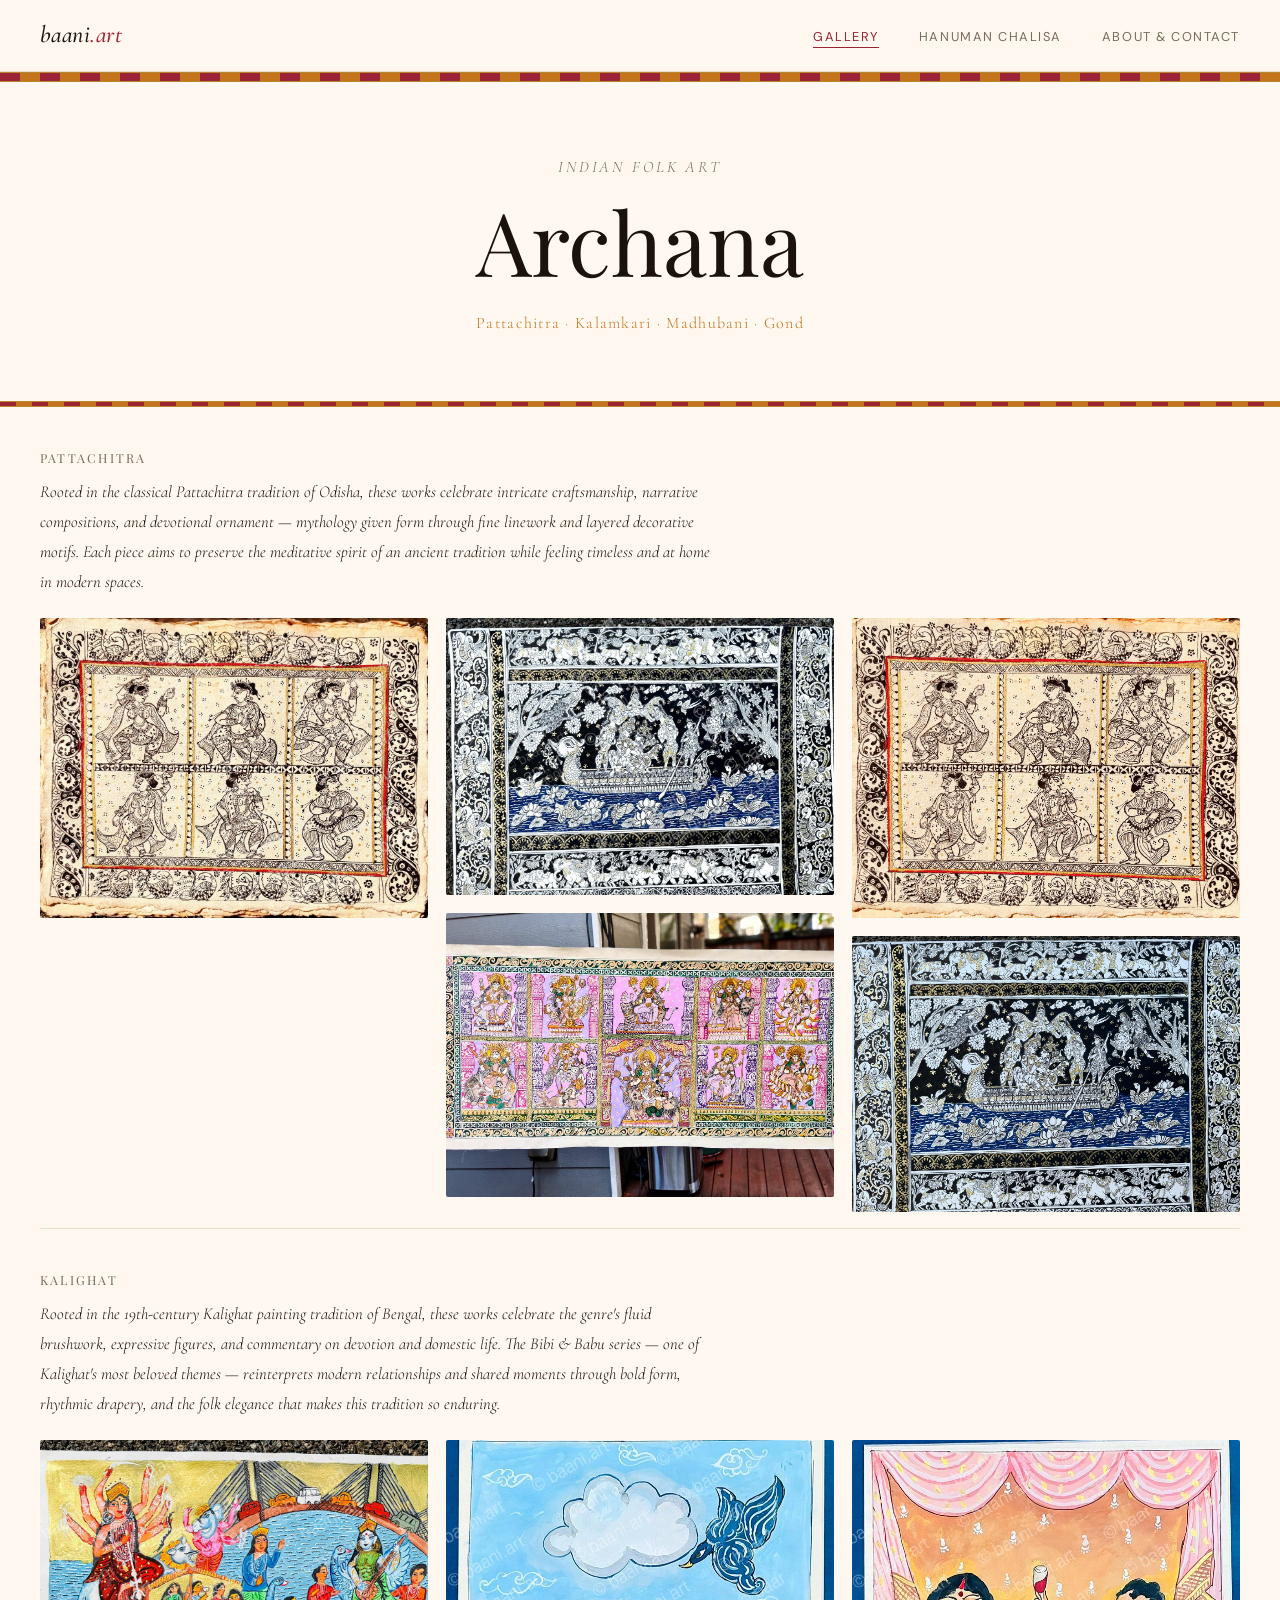
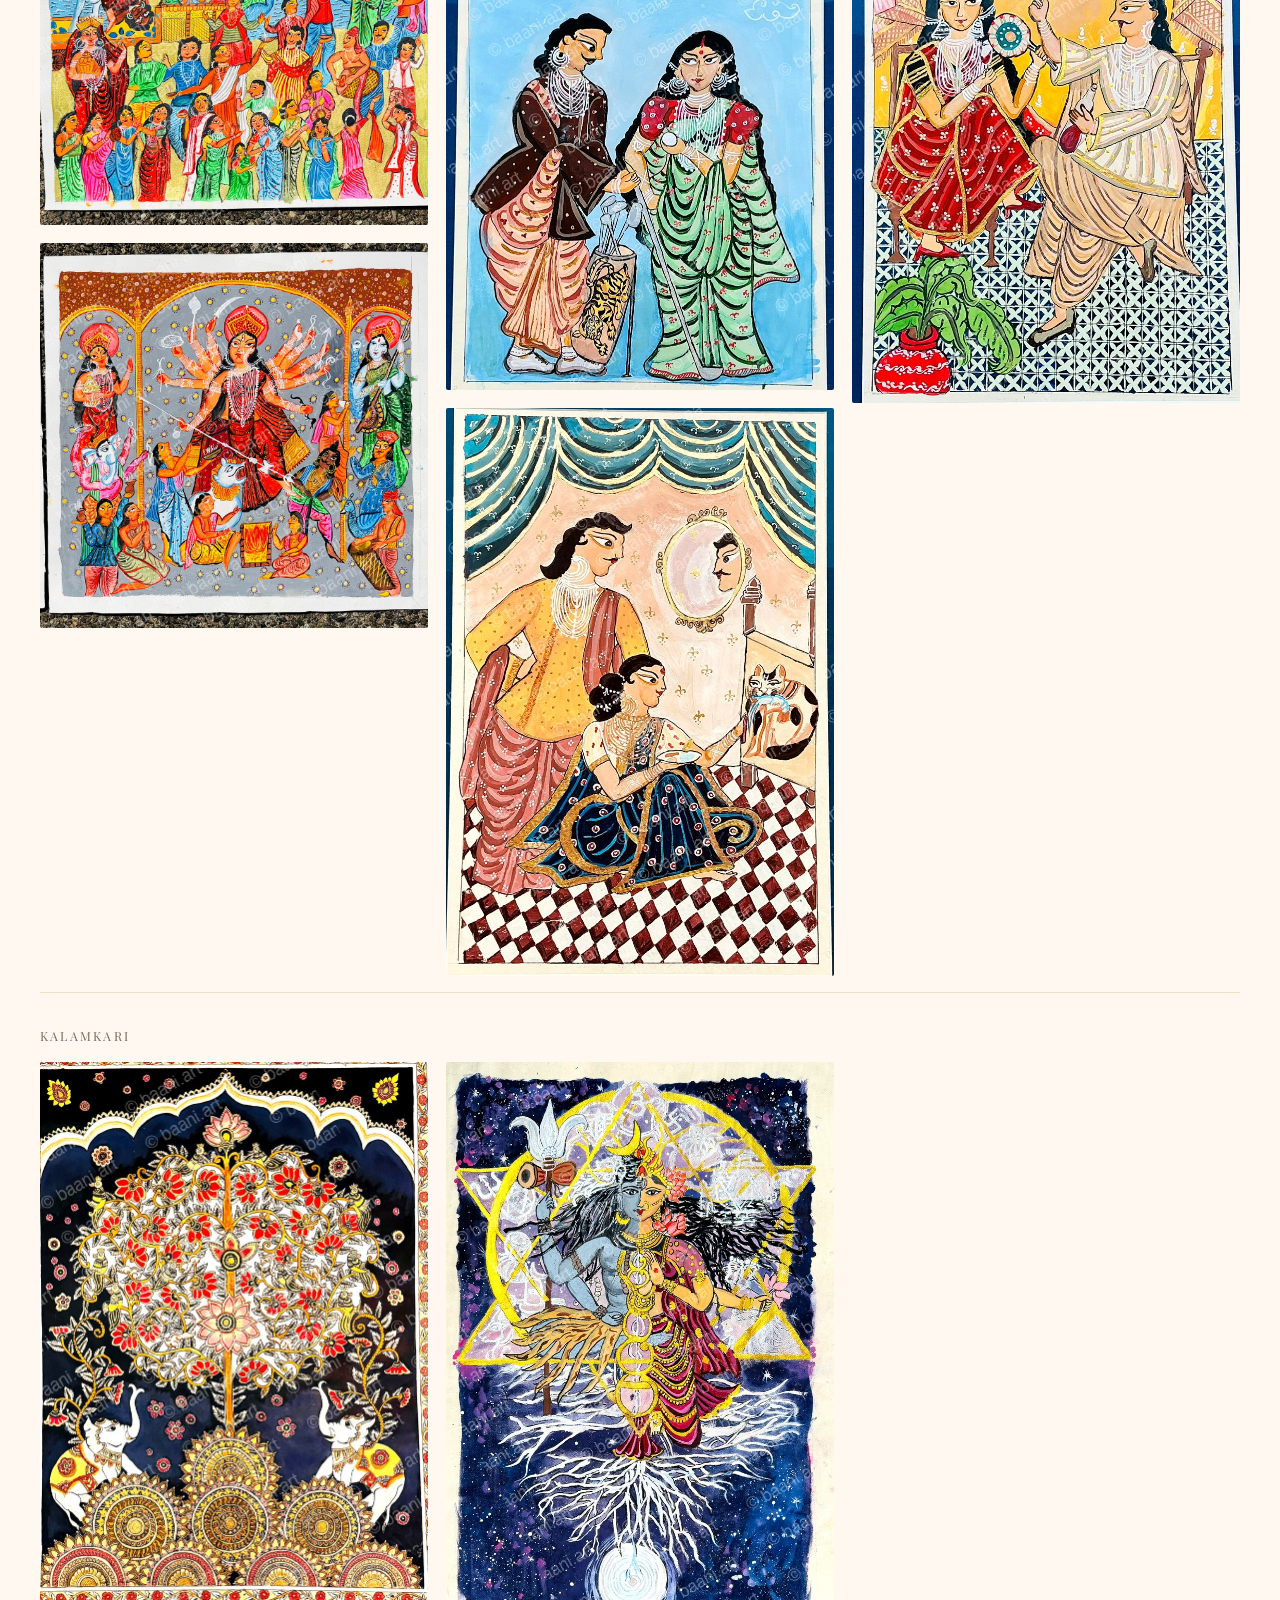
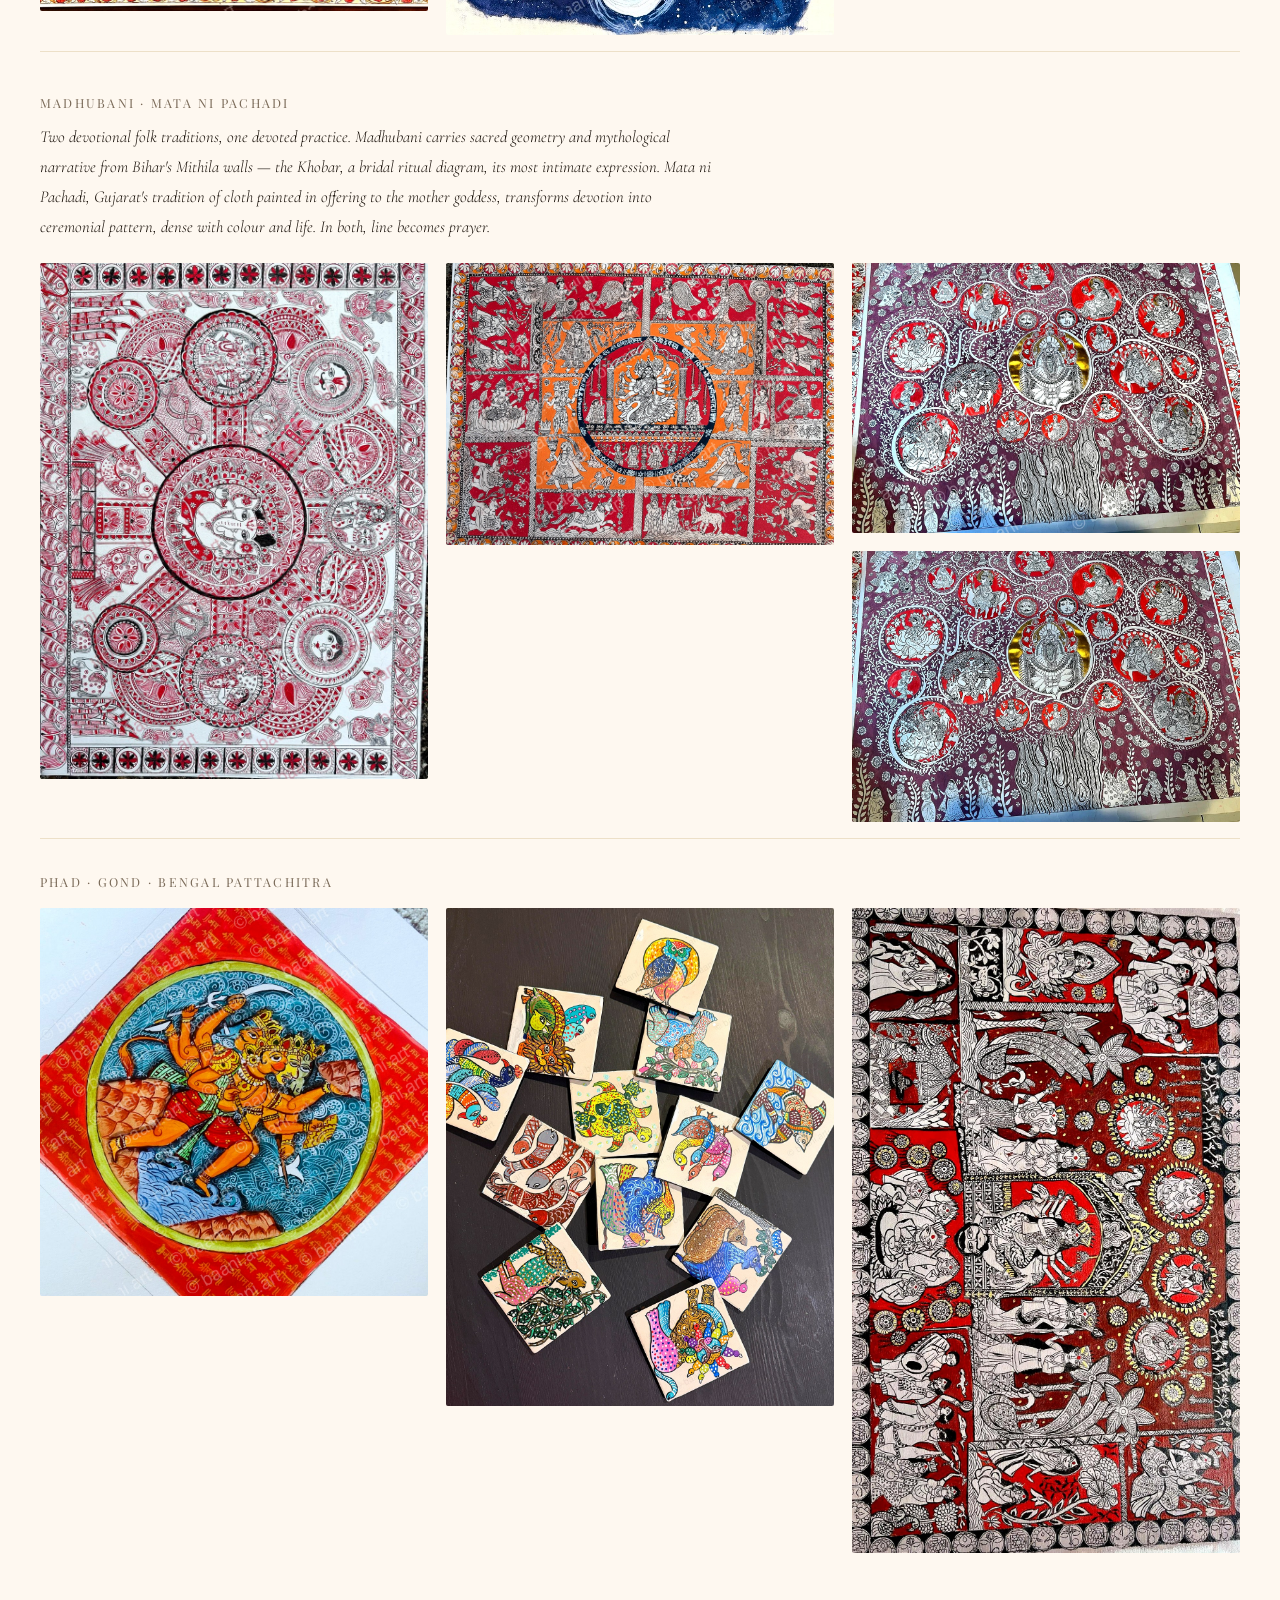
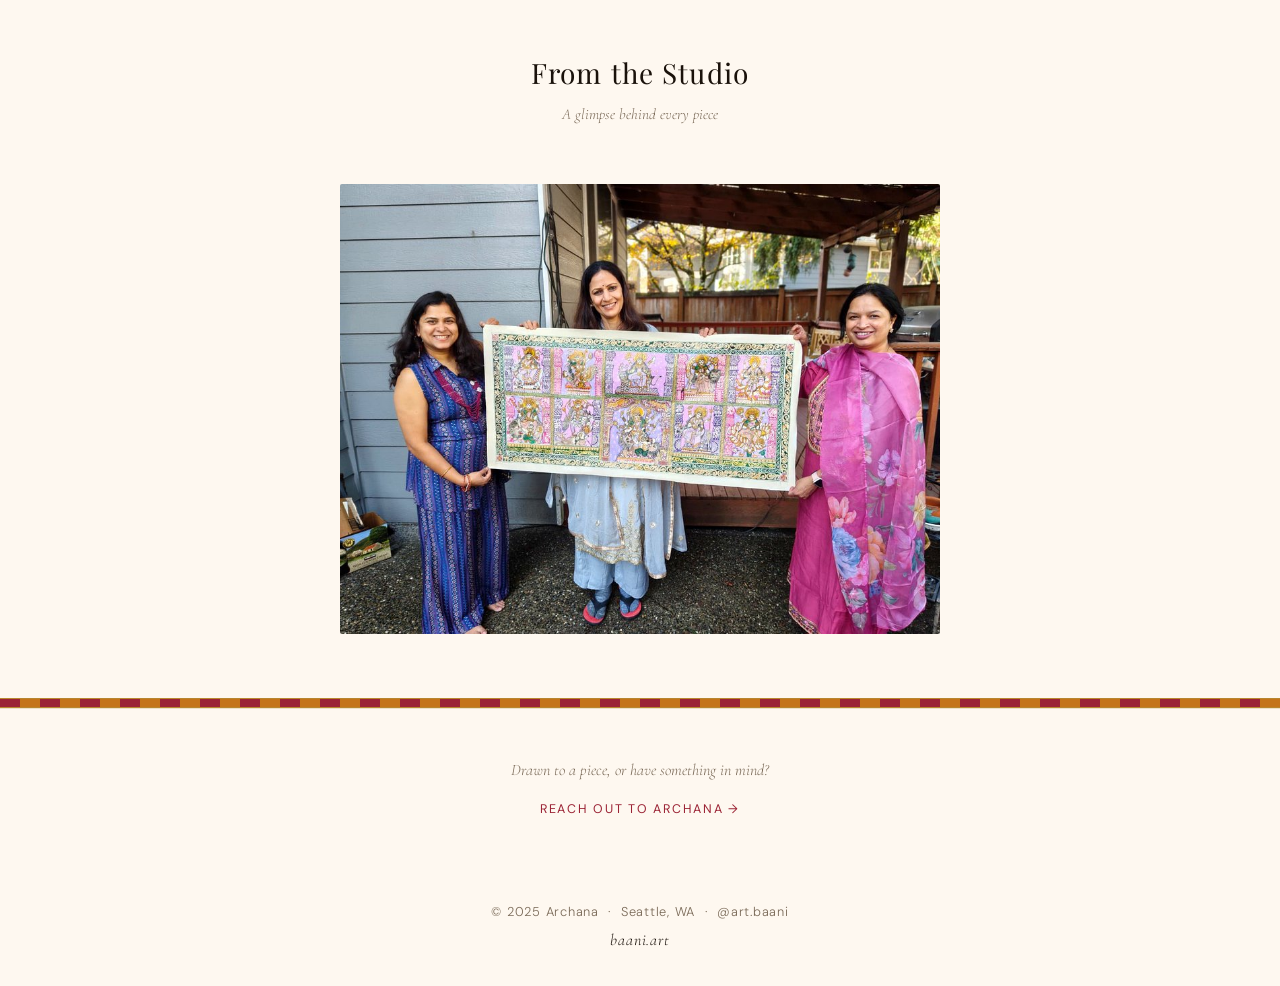
<file: index.html>
<!DOCTYPE html>
<html lang="en">
<head>
  <meta charset="UTF-8">
  <meta name="viewport" content="width=device-width, initial-scale=1.0">
  <title>baani.art — Indian Folk Art by Archana</title>
  <meta name="description" content="Original Indian folk art by Archana — Pattachitra, Kalamkari, Madhubani, and Gond paintings, handcrafted in a home studio in Seattle, WA.">
  <link rel="canonical" href="https://baani.art/">

  <!-- Open Graph / social sharing -->
  <meta property="og:type"        content="website">
  <meta property="og:url"         content="https://baani.art/">
  <meta property="og:title"       content="baani.art — Indian Folk Art by Archana">
  <meta property="og:description" content="Original Indian folk art — Pattachitra, Kalamkari, Madhubani, Gond, Kalighat and more. Commissions welcome. Based in Seattle, WA.">
  <meta property="og:image"       content="https://baani.art/images/kalamkari-tree-of-life.jpg">
  <meta name="twitter:card"       content="summary_large_image">

  <!-- Structured data: VisualArtist -->
  <script type="application/ld+json">
  {
    "@context": "https://schema.org",
    "@type": "VisualArtist",
    "name": "Archana",
    "url": "https://baani.art",
    "image": "https://baani.art/images/archana.jpg",
    "description": "Self-taught Indian folk artist working in Pattachitra, Kalamkari, Madhubani, Gond, Kalighat, and Phad traditions from her home studio in Seattle, WA.",
    "address": {
      "@type": "PostalAddress",
      "addressLocality": "Seattle",
      "addressRegion": "WA",
      "addressCountry": "US"
    },
    "sameAs": ["https://instagram.com/art.baani"],
    "knowsAbout": ["Pattachitra","Kalamkari","Madhubani","Gond Art","Kalighat","Phad Art","Mata ni Pachadi","Indian Folk Art"],
    "hasOfferCatalog": {
      "@type": "OfferCatalog",
      "name": "Original Paintings & Commissions",
      "description": "Original folk art paintings and custom commissions. Prices upon inquiry."
    }
  }
  </script>

  <link rel="preconnect" href="https://fonts.googleapis.com">
  <link rel="preconnect" href="https://fonts.gstatic.com" crossorigin>
  <link href="https://fonts.googleapis.com/css2?family=Cormorant+Garamond:ital,wght@0,400;0,500;1,400;1,500&family=Playfair+Display:ital,wght@0,400;0,600;1,400&family=DM+Sans:wght@300;400;500&display=swap" rel="stylesheet">
  <link rel="stylesheet" href="style.css">
</head>
<body>

  <!-- ── Nav ──────────────────────────────────────────────── -->
  <nav class="nav" role="navigation">
    <a href="index.html" class="nav-logo">baani<span>.art</span></a>
    <button class="nav-toggle" id="nav-toggle" aria-label="Toggle navigation" aria-expanded="false">
      <span></span><span></span><span></span>
    </button>
    <ul class="nav-links" id="nav-links" role="list">
      <li><a href="index.html" class="active">Gallery</a></li>
      <li><a href="book.html">Hanuman Chalisa</a></li>
      <li><a href="about.html">About &amp; Contact</a></li>
    </ul>
  </nav>
  <div class="folk-border"></div>

  <main>

    <!-- ── Hero ─────────────────────────────────────────────── -->
    <section class="hero">
      <p class="hero-label">Indian Folk Art</p>
      <h1 class="hero-name">Archana</h1>
      <p class="hero-styles">Pattachitra &middot; Kalamkari &middot; Madhubani &middot; Gond</p>
    </section>

    <div class="folk-border folk-border--thin"></div>

    <!-- ── Gallery ──────────────────────────────────────────── -->
    <section class="gallery" id="gallery" aria-label="Artwork gallery">

      <!-- ─ Pattachitra ──────────────────────────────────────── -->
      <div class="gallery-break">
        <h3 class="gallery-break__title">Pattachitra</h3>
        <p class="gallery-break__quote">Rooted in the classical Pattachitra tradition of Odisha, these works celebrate intricate craftsmanship, narrative compositions, and devotional ornament — mythology given form through fine linework and layered decorative motifs. Each piece aims to preserve the meditative spirit of an ancient tradition while feeling timeless and at home in modern spaces.</p>
      </div>

      <figure class="gallery-item" data-index="0" data-style="Pattachitra" data-medium="Handmade paper" tabindex="0" role="button" data-artwork-key="pattachitra-dancers" aria-label="View Pattachitra dancers">
        <img src="images/pattachitra-dancers.jpg" alt="Odisha Pattachitra — six classical dancers on handmade paper">
        <div class="overlay"><span class="overlay-text">Pattachitra</span><span class="overlay-medium">Handmade paper</span></div>
      </figure>

      <figure class="gallery-item" data-index="1" data-style="Pattachitra" data-medium="Handmade paper" tabindex="0" role="button" data-artwork-key="pattachitra-boat" aria-label="View Pattachitra boat scene">
        <img src="images/pattachitra-boat.jpg" alt="Odisha Pattachitra — Krishna boat scene on black with gold and white detail">
        <div class="overlay"><span class="overlay-text">Pattachitra</span><span class="overlay-medium">Handmade paper</span></div>
      </figure>

      <figure class="gallery-item" data-index="2" data-style="Pattachitra" data-medium="Canvas" tabindex="0" role="button" data-artwork-key="pattachitra-navdurga" aria-label="View Navdurga Pattachitra">
        <img src="images/navdurga-pattachitra.jpg" alt="Odisha Pattachitra — Navdurga, nine divine forms of the goddess in pink, lavender and gold on canvas">
        <div class="overlay"><span class="overlay-text">Pattachitra</span><span class="overlay-medium">Canvas</span></div>
      </figure>

      <figure class="gallery-item" data-index="3" data-style="Pattachitra" data-medium="Handmade paper" tabindex="0" role="button" data-artwork-key="pattachitra-nayika" aria-label="View Pattachitra nayika">
        <img src="images/pattachitra-nayika.jpg" alt="Odisha Pattachitra — six nayika figures in classical dance poses, ink on handmade paper">
        <div class="overlay"><span class="overlay-text">Pattachitra</span><span class="overlay-medium">Handmade paper</span></div>
      </figure>

      <figure class="gallery-item" data-index="4" data-style="Pattachitra" data-medium="Canvas" tabindex="0" role="button" data-artwork-key="pattachitra-boat-krishna" aria-label="View Pattachitra Krishna boat">
        <img src="images/pattachitra-boat-krishna.jpg" alt="Odisha Pattachitra — Krishna and gopis on a divine boat, silver and gold on midnight blue canvas">
        <div class="overlay"><span class="overlay-text">Pattachitra</span><span class="overlay-medium">Canvas</span></div>
      </figure>

      <!-- ─ Kalighat ──────────────────────────────────────────── -->
      <div class="gallery-break">
        <h3 class="gallery-break__title">Kalighat</h3>
        <p class="gallery-break__quote">Rooted in the 19th-century Kalighat painting tradition of Bengal, these works celebrate the genre's fluid brushwork, expressive figures, and commentary on devotion and domestic life. The Bibi &amp; Babu series — one of Kalighat's most beloved themes — reinterprets modern relationships and shared moments through bold form, rhythmic drapery, and the folk elegance that makes this tradition so enduring.</p>
      </div>

      <figure class="gallery-item" data-index="6" data-style="Kalighat" data-medium="Watercolour paper" tabindex="0" role="button" data-artwork-key="kalighat-pujo" aria-label="View Kalighat Durga Puja">
        <img src="images/kalighat-pujo-bridge.jpg" alt="Kalighat — Grand Durga Puja procession with Howrah Bridge">
        <div class="overlay"><span class="overlay-text">Kalighat</span><span class="overlay-medium">Watercolour paper</span></div>
      </figure>

      <figure class="gallery-item" data-index="7" data-style="Kalighat" data-medium="Watercolour paper" tabindex="0" role="button" data-artwork-key="kalighat-durga" aria-label="View Kalighat Durga">
        <img src="images/kalighat-durga-grey.jpg" alt="Kalighat — Durga Mahishasura Mardini on grey, devotional scene">
        <div class="overlay"><span class="overlay-text">Kalighat</span><span class="overlay-medium">Watercolour paper</span></div>
      </figure>

      <figure class="gallery-item" data-index="8" data-style="Kalighat" data-medium="Handmade paper" tabindex="0" role="button" data-artwork-key="kalighat-bb-outing" aria-label="View Kalighat Bibi Babu outing">
        <img src="images/kalighat-bibi-babu-outing.jpg" alt="Kalighat Bibi Babu — couple on an outing, blue sky and peacock bird">
        <div class="overlay"><span class="overlay-text">Kalighat</span><span class="overlay-medium">Handmade paper</span></div>
      </figure>

      <figure class="gallery-item" data-index="9" data-style="Kalighat" data-medium="Handmade paper" tabindex="0" role="button" data-artwork-key="kalighat-bb-mirror" aria-label="View Kalighat Bibi Babu mirror">
        <img src="images/kalighat-bibi-babu-mirror.jpg" alt="Kalighat Bibi Babu — interior scene with mirror, cat and checkered floor">
        <div class="overlay"><span class="overlay-text">Kalighat</span><span class="overlay-medium">Handmade paper</span></div>
      </figure>

      <figure class="gallery-item" data-index="10" data-style="Kalighat" data-medium="Handmade paper" tabindex="0" role="button" data-artwork-key="kalighat-bb-wine" aria-label="View Kalighat Bibi Babu wine">
        <img src="images/kalighat-bibi-babu-wine.jpg" alt="Kalighat Bibi Babu — couple sharing wine, warm saffron interior">
        <div class="overlay"><span class="overlay-text">Kalighat</span><span class="overlay-medium">Handmade paper</span></div>
      </figure>

      <!-- ─ Kalamkari ─────────────────────────────────────────── -->
      <div class="gallery-break gallery-break--minimal">
        <h3 class="gallery-break__title">Kalamkari</h3>
      </div>

      <figure class="gallery-item" data-index="11" data-style="Kalamkari" data-medium="Canvas" tabindex="0" role="button" data-artwork-key="kalamkari-tree" aria-label="View Kalamkari Tree of Life">
        <img src="images/kalamkari-tree-of-life.jpg" alt="Kalamkari — Tree of Life with twin elephants, red florals and gold on deep navy">
        <div class="overlay"><span class="overlay-text">Kalamkari</span><span class="overlay-medium">Canvas</span></div>
      </figure>

      <figure class="gallery-item" data-index="12" data-style="Kalamkari" data-medium="Handmade paper" tabindex="0" role="button" data-artwork-key="kalamkari-shiv-shakti" aria-label="View Kalamkari Shiv Shakti">
        <img src="images/shiv-shakti.jpg" alt="Kalamkari — Shiv Shakti, Ardhanarishvara with chakras and cosmic roots on handmade paper">
        <div class="overlay"><span class="overlay-text">Kalamkari</span><span class="overlay-medium">Handmade paper</span></div>
      </figure>

      <!-- ─ Madhubani &amp; Mata ni Pachadi ────────────────────── -->
      <div class="gallery-break">
        <h3 class="gallery-break__title">Madhubani &middot; Mata ni Pachadi</h3>
        <p class="gallery-break__quote">Two devotional folk traditions, one devoted practice. Madhubani carries sacred geometry and mythological narrative from Bihar's Mithila walls — the Khobar, a bridal ritual diagram, its most intimate expression. Mata ni Pachadi, Gujarat's tradition of cloth painted in offering to the mother goddess, transforms devotion into ceremonial pattern, dense with colour and life. In both, line becomes prayer.</p>
      </div>

      <figure class="gallery-item" data-index="13" data-style="Madhubani" data-medium="Watercolour paper" tabindex="0" role="button" data-artwork-key="madhubani-khobar" aria-label="View Madhubani Khobar">
        <img src="images/madhubani-khobar.jpg" alt="Madhubani Khobar — intricate geometric mandala in vermilion and black on watercolour paper">
        <div class="overlay"><span class="overlay-text">Madhubani</span><span class="overlay-medium">Watercolour paper</span></div>
      </figure>

      <figure class="gallery-item" data-index="14" data-style="Mata ni Pachadi" data-medium="Handmade paper" tabindex="0" role="button" data-artwork-key="mata-pachadi-1" aria-label="View Mata ni Pachadi">
        <img src="images/madhubani-mara-ni-pachadi-1.jpg" alt="Mata ni Pachadi — radiant orange and red circular mandala on handmade paper">
        <div class="overlay"><span class="overlay-text">Mata ni Pachadi</span><span class="overlay-medium">Handmade paper</span></div>
      </figure>

      <figure class="gallery-item" data-index="15" data-style="Mata ni Pachadi" data-medium="Mix media paper" tabindex="0" role="button" data-artwork-key="mata-pachadi-2" aria-label="View Mata ni Pachadi">
        <img src="images/madhubani-mara-ni-pachadi-2.jpg" alt="Mata ni Pachadi — deep maroon tree of life with deity medallions on mix media paper">
        <div class="overlay"><span class="overlay-text">Mata ni Pachadi</span><span class="overlay-medium">Mix media paper</span></div>
      </figure>

      <figure class="gallery-item" data-index="16" data-style="Mata ni Pachadi" data-medium="Canvas" tabindex="0" role="button" data-artwork-key="mata-pachadi-3" aria-label="View Mata ni Pachadi deity tree">
        <img src="images/mata-ni-pachadi-deity-circles.jpg" alt="Mata ni Pachadi — tree of deities with circular medallions in silver on deep crimson canvas">
        <div class="overlay"><span class="overlay-text">Mata ni Pachadi</span><span class="overlay-medium">Canvas</span></div>
      </figure>

      <!-- ─ Phad Art · Gond · Bengal ───────────────────────────── -->
      <div class="gallery-break gallery-break--minimal">
        <h3 class="gallery-break__title">Phad &middot; Gond &middot; Bengal Pattachitra</h3>
      </div>

      <figure class="gallery-item" data-index="17" data-style="Phad Art" data-medium="Mix media paper" tabindex="0" role="button" data-artwork-key="phad-hanuman" aria-label="View Phad Art Panchamukhi Hanuman">
        <img src="images/phad-panchamukhi-hanuman.jpg" alt="Phad Art — Panchamukhi Hanuman five-faced deity in a red diamond circle, mix media paper">
        <div class="overlay"><span class="overlay-text">Phad Art</span><span class="overlay-medium">Mix media paper</span></div>
      </figure>

      <figure class="gallery-item" data-index="18" data-style="Gond Art" data-medium="Ceramic tile" tabindex="0" role="button" data-artwork-key="gond-coasters" aria-label="View Gond Art coasters">
        <img src="images/gond-coasters.jpg" alt="Gond Art — set of hand-painted ceramic coasters, each a different creature in vibrant rhythmic pattern">
        <div class="overlay"><span class="overlay-text">Gond Art</span><span class="overlay-medium">Ceramic tile</span></div>
      </figure>

      <figure class="gallery-item" data-index="19" data-style="Bengal Pattachitra" data-medium="Canvas" tabindex="0" role="button" data-artwork-key="bengal-pattachitra" aria-label="View Bengal Pattachitra">
        <img src="images/bengal-pattachitra.jpg" alt="Bengal Pattachitra — mythological tableau in deep crimson, black and white with gold accents on canvas">
        <div class="overlay"><span class="overlay-text">Bengal Pattachitra</span><span class="overlay-medium">Canvas</span></div>
      </figure>

    </section>

    <!-- ── Studio Peek ──────────────────────────────────────── -->
    <section class="studio-peek">
      <div class="studio-peek__heading">
        <h2>From the Studio</h2>
        <p>A glimpse behind every piece</p>
      </div>
      <div class="studio-peek__grid">
        <img src="images/studio-community.jpg" alt="Archana sharing her Navdurga Pattachitra with friends in Seattle" class="studio-photo">
      </div>
    </section>

  </main>

  <div class="folk-border"></div>

  <!-- ── Subtle contact nudge ─────────────────────────────── -->
  <section class="home-cta">
    <p>Drawn to a piece, or have something in mind?</p>
    <a href="about.html#contact" class="home-cta__link">Reach out to Archana <span aria-hidden="true">→</span></a>
  </section>

  <footer>
    <p>© 2025 Archana &nbsp;&middot;&nbsp; Seattle, WA &nbsp;&middot;&nbsp; <a href="https://instagram.com/art.baani" target="_blank" rel="noopener">@art.baani</a></p>
    <p class="footer-domain">baani.art</p>
  </footer>

  <!-- ── Lightbox ──────────────────────────────────────────── -->
  <div class="lightbox" id="lightbox" role="dialog" aria-modal="true" aria-label="Artwork viewer">
    <button class="lightbox-close" id="lightbox-close" aria-label="Close">✕</button>
    <button class="lightbox-nav lightbox-prev" id="lightbox-prev" aria-label="Previous">&#8249;</button>
    <div class="lightbox-inner" id="lightbox-inner"></div>
    <button class="lightbox-nav lightbox-next" id="lightbox-next" aria-label="Next">&#8250;</button>
    <div class="lightbox-footer">
      <p class="lightbox-caption" id="lightbox-caption"></p>
      <a href="about.html#contact" class="lightbox-inquire" id="lightbox-inquire">Inquire to Purchase →</a>
    </div>
  </div>

  <script src="script.js"></script>
</body>
</html>
</file>
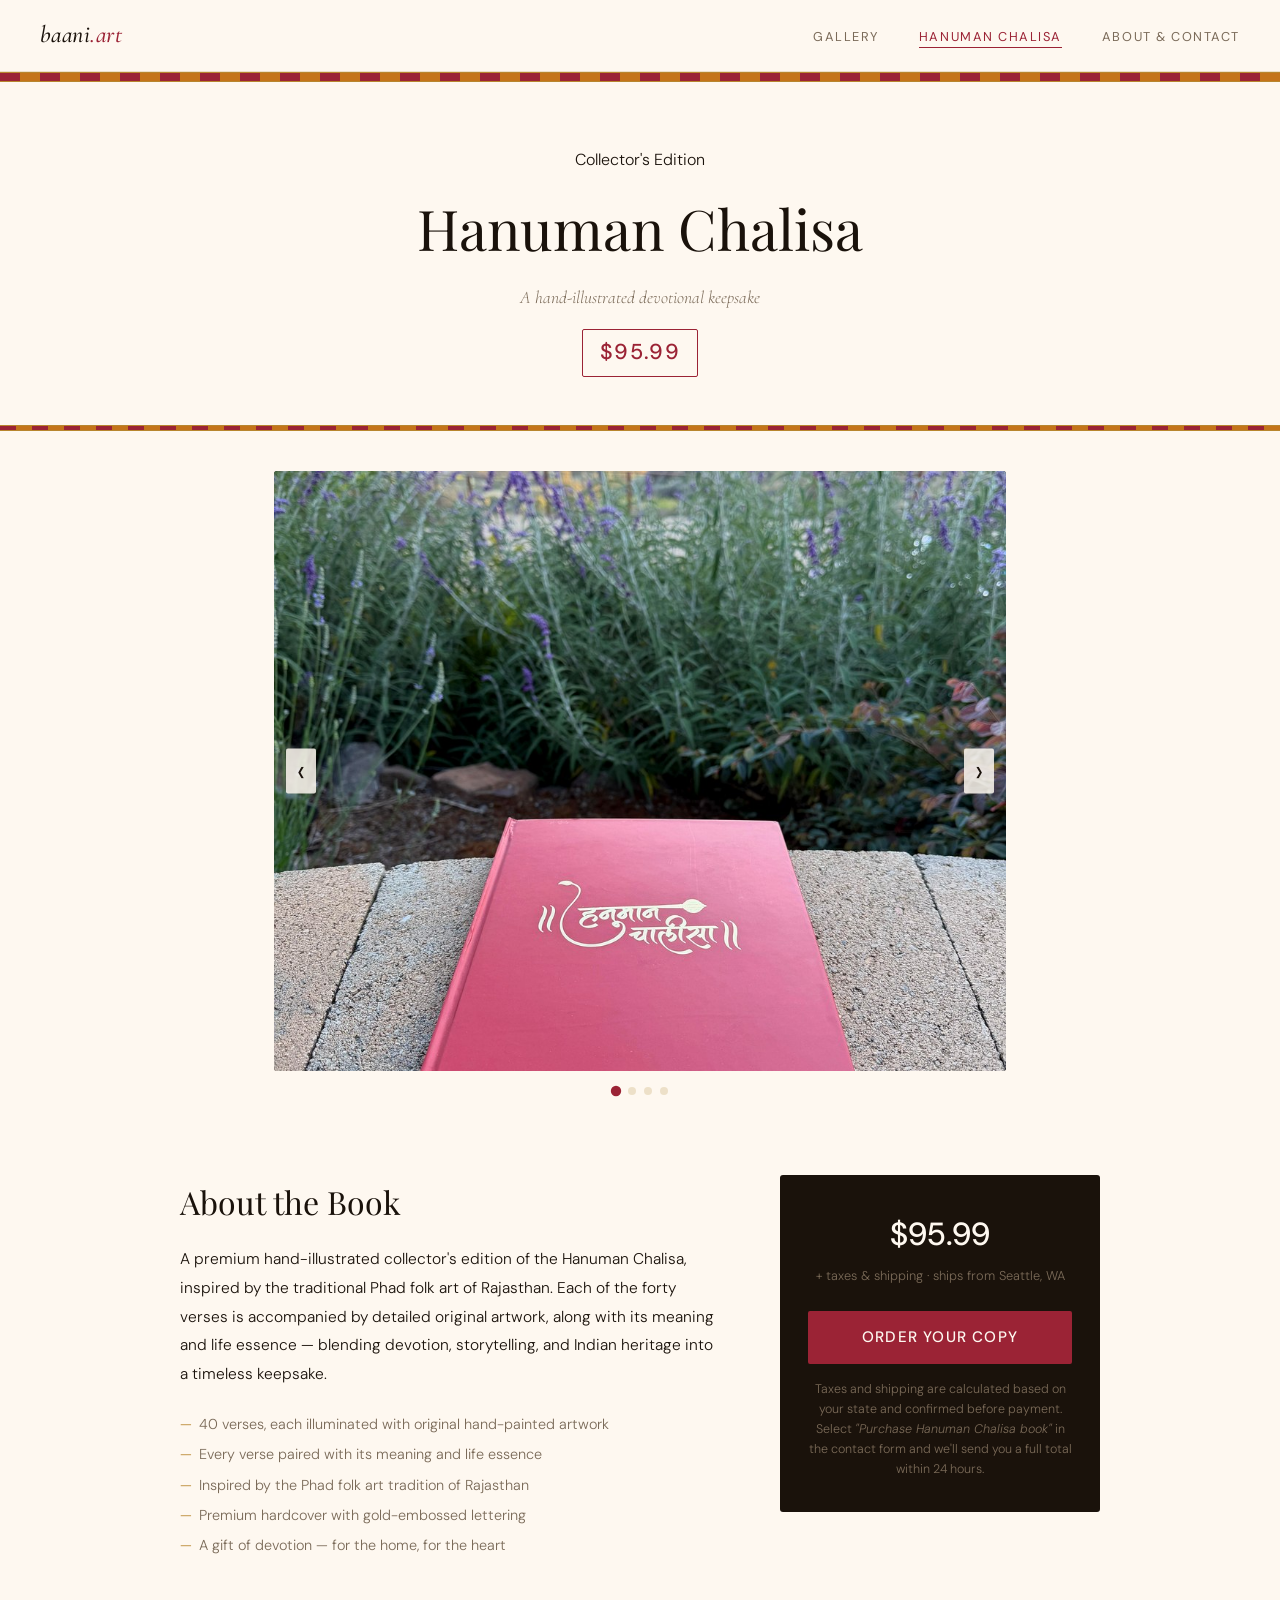
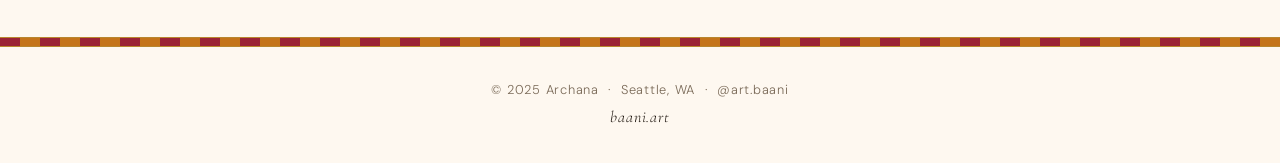
<file: book.html>
<!DOCTYPE html>
<html lang="en">
<head>
  <meta charset="UTF-8">
  <meta name="viewport" content="width=device-width, initial-scale=1.0">
  <title>Hanuman Chalisa — Hand-illustrated Collector's Edition | baani.art</title>
  <meta name="description" content="A premium hand-illustrated collector's edition of the Hanuman Chalisa inspired by Phad folk art. Each of the 40 verses is accompanied by original artwork, meaning, and life essence. $95.99.">
  <link rel="canonical" href="https://baani.art/book">

  <!-- Open Graph -->
  <meta property="og:type"        content="product">
  <meta property="og:url"         content="https://baani.art/book">
  <meta property="og:title"       content="Hanuman Chalisa — Hand-illustrated Collector's Edition">
  <meta property="og:description" content="Premium hardcover with 40 hand-painted verses in the Phad folk art tradition. Each verse includes meaning and life essence. $95.99 + shipping.">
  <meta property="og:image"       content="https://baani.art/images/book-cover-wall.jpg">
  <meta name="twitter:card"       content="summary_large_image">

  <!-- Structured data: Book product -->
  <script type="application/ld+json">
  {
    "@context": "https://schema.org",
    "@type": "Book",
    "name": "Hanuman Chalisa — Hand-illustrated Collector's Edition",
    "url": "https://baani.art/book",
    "image": "https://baani.art/images/book-cover-wall.jpg",
    "description": "A premium hand-illustrated collector's edition of the Hanuman Chalisa, inspired by traditional Phad folk art. Each verse is accompanied by detailed artwork, its meaning, and life essence.",
    "author": {
      "@type": "Person",
      "name": "Archana",
      "url": "https://baani.art"
    },
    "illustrator": {
      "@type": "Person",
      "name": "Archana"
    },
    "inLanguage": ["en", "hi"],
    "bookFormat": "Hardcover",
    "numberOfPages": 40,
    "offers": {
      "@type": "Offer",
      "price": "95.99",
      "priceCurrency": "USD",
      "availability": "https://schema.org/InStock",
      "seller": { "@type": "Person", "name": "Archana", "url": "https://baani.art" }
    }
  }
  </script>

  <link rel="preconnect" href="https://fonts.googleapis.com">
  <link rel="preconnect" href="https://fonts.gstatic.com" crossorigin>
  <link href="https://fonts.googleapis.com/css2?family=Cormorant+Garamond:ital,wght@0,400;0,500;1,400;1,500&family=Playfair+Display:ital,wght@0,400;0,600;1,400&family=DM+Sans:wght@300;400;500&display=swap" rel="stylesheet">
  <link rel="stylesheet" href="style.css">
</head>
<body>

  <!-- ── Nav ──────────────────────────────────────────────── -->
  <nav class="nav" role="navigation">
    <a href="index.html" class="nav-logo">baani<span>.art</span></a>
    <button class="nav-toggle" id="nav-toggle" aria-label="Toggle navigation" aria-expanded="false">
      <span></span><span></span><span></span>
    </button>
    <ul class="nav-links" id="nav-links" role="list">
      <li><a href="index.html">Gallery</a></li>
      <li><a href="book.html" class="active">Hanuman Chalisa</a></li>
      <li><a href="about.html">About &amp; Contact</a></li>
    </ul>
  </nav>
  <div class="folk-border"></div>

  <main>

    <!-- ── Book Hero ────────────────────────────────────────── -->
    <section class="book-hero">
      <p class="eyebrow">Collector's Edition</p>
      <h1 class="book-hero__title">Hanuman Chalisa</h1>
      <p class="book-hero__sub">A hand-illustrated devotional keepsake</p>
      <p class="book-hero__price">$95.99</p>
    </section>

    <div class="folk-border folk-border--thin"></div>

    <!-- ── Carousel ─────────────────────────────────────────── -->
    <section class="book-carousel-section" aria-label="Book preview">
      <div class="book-carousel" id="book-carousel">
        <div class="carousel-track" id="carousel-track">
          <div class="carousel-slide">
            <img src="images/book-cover-wall.jpg" alt="Hanuman Chalisa collector's edition — hardcover book on stone wall, lavender and hills at dusk">
          </div>
          <div class="carousel-slide">
            <img src="images/book-cover-vine.jpg" alt="Hanuman Chalisa — hand holding the crimson hardcover book in a vineyard under blue sky">
          </div>
          <div class="carousel-slide">
            <img src="images/book-interior-hanuman.jpg" alt="Interior spread — hand-painted Hanuman on a lotus, vibrant folk art in Phad style">
          </div>
          <div class="carousel-slide">
            <img src="images/book-interior-spread.jpg" alt="Interior spread — folk art illustrations alongside verse meaning and life essence in hand lettering">
          </div>
        </div>
        <button class="carousel-btn carousel-prev" id="carousel-prev" aria-label="Previous">&#8249;</button>
        <button class="carousel-btn carousel-next" id="carousel-next" aria-label="Next">&#8250;</button>
      </div>
      <div class="carousel-dots" id="carousel-dots" aria-label="Slide navigation">
        <button class="carousel-dot active" aria-label="Slide 1"></button>
        <button class="carousel-dot" aria-label="Slide 2"></button>
        <button class="carousel-dot" aria-label="Slide 3"></button>
        <button class="carousel-dot" aria-label="Slide 4"></button>
      </div>
    </section>

    <!-- ── Book Info ─────────────────────────────────────────── -->
    <section class="book-info">
      <div class="book-info__text">
        <h2>About the Book</h2>
        <p class="book-info__desc">
          A premium hand-illustrated collector's edition of the Hanuman Chalisa, inspired by the traditional Phad folk art of Rajasthan. Each of the forty verses is accompanied by detailed original artwork, along with its meaning and life essence — blending devotion, storytelling, and Indian heritage into a timeless keepsake.
        </p>
        <ul class="book-features">
          <li>40 verses, each illuminated with original hand-painted artwork</li>
          <li>Every verse paired with its meaning and life essence</li>
          <li>Inspired by the Phad folk art tradition of Rajasthan</li>
          <li>Premium hardcover with gold-embossed lettering</li>
          <li>A gift of devotion — for the home, for the heart</li>
        </ul>
      </div>
      <div class="book-info__cta">
        <p class="book-info__price-label">$95.99</p>
        <p class="book-info__shipping">+ taxes &amp; shipping · ships from Seattle, WA</p>
        <a href="about.html#contact" class="btn--book-order" id="book-order-btn">Order Your Copy</a>
        <p class="book-info__note">
          Taxes and shipping are calculated based on your state and confirmed before payment. Select <em>"Purchase Hanuman Chalisa book"</em> in the contact form and we'll send you a full total within 24 hours.
        </p>
      </div>
    </section>

  </main>

  <div class="folk-border"></div>
  <footer>
    <p>© 2025 Archana &nbsp;&middot;&nbsp; Seattle, WA &nbsp;&middot;&nbsp; <a href="https://instagram.com/art.baani" target="_blank" rel="noopener">@art.baani</a></p>
    <p class="footer-domain">baani.art</p>
  </footer>

  <script src="script.js"></script>
  <script>
    /* ── Book carousel ─────────────────────────────────────── */
    const track = document.getElementById('carousel-track');
    if (track) {
      const slides = track.querySelectorAll('.carousel-slide');
      const dots   = document.querySelectorAll('.carousel-dot');
      let current  = 0;
      let timer;

      function goTo(n) {
        current = ((n % slides.length) + slides.length) % slides.length;
        track.style.transform = `translateX(-${current * 100}%)`;
        dots.forEach((d, i) => d.classList.toggle('active', i === current));
      }

      function advance() { goTo(current + 1); }
      function resetTimer() { clearInterval(timer); timer = setInterval(advance, 5000); }

      document.getElementById('carousel-prev').addEventListener('click', () => { goTo(current - 1); resetTimer(); });
      document.getElementById('carousel-next').addEventListener('click', () => { goTo(current + 1); resetTimer(); });
      dots.forEach((d, i) => d.addEventListener('click', () => { goTo(i); resetTimer(); }));

      /* touch swipe */
      let tx = 0;
      track.addEventListener('touchstart', e => { tx = e.touches[0].clientX; }, { passive: true });
      track.addEventListener('touchend',   e => {
        const delta = e.changedTouches[0].clientX - tx;
        if (Math.abs(delta) > 40) { delta < 0 ? goTo(current + 1) : goTo(current - 1); resetTimer(); }
      }, { passive: true });

      timer = setInterval(advance, 5000);

      /* Pre-select book option if arriving from order button */
      document.getElementById('book-order-btn').addEventListener('click', () => {
        sessionStorage.setItem('contact-subject', 'book');
      });
    }
  </script>
</body>
</html>
</file>
<file: style.css>
@import url('https://fonts.googleapis.com/css2?family=Cormorant+Garamond:ital,wght@0,400;0,500;1,400;1,500&family=Playfair+Display:ital,wght@0,400;0,600;1,400&family=DM+Sans:wght@300;400;500&display=swap');

/* ─── Variables ─────────────────────────────────────────── */
:root {
  --parchment:     #FEF8F0;
  --parchment-mid: #EDE0C8;
  --crimson:       #9B2335;
  --saffron:       #C4741A;
  --gold:          #B8862E;
  --ink:           #1A120B;
  --muted:         #7A6A58;
  --cream:         #FFFDF8;

  --font-display: 'Cormorant Garamond', Georgia, serif;
  --font-heading: 'Playfair Display', Georgia, serif;
  --font-body:    'DM Sans', system-ui, sans-serif;

  --nav-h:  72px;
  --gap:    1.125rem;
  --radius: 2px;
}

/* ─── Reset ─────────────────────────────────────────────── */
*, *::before, *::after { box-sizing: border-box; margin: 0; padding: 0; }
html { scroll-behavior: smooth; }
body {
  background: var(--parchment);
  color: var(--ink);
  font-family: var(--font-body);
  font-weight: 300;
  line-height: 1.7;
  -webkit-font-smoothing: antialiased;
}
a { color: inherit; text-decoration: none; }
img { display: block; width: 100%; height: 100%; object-fit: cover; }
button { cursor: pointer; border: none; background: none; font: inherit; }

/* ─── Folk Border Strip ─────────────────────────────────── */
.folk-border {
  height: 10px;
  background:
    linear-gradient(to bottom,
      var(--gold) 0, var(--gold) 1px,
      transparent 1px, transparent 9px,
      var(--gold) 9px, var(--gold) 10px),
    repeating-linear-gradient(
      90deg,
      var(--crimson) 0,    var(--crimson) 20px,
      var(--saffron) 20px, var(--saffron) 40px
    );
}
.folk-border--thin {
  height: 6px;
  background:
    linear-gradient(to bottom,
      var(--gold) 0, var(--gold) 1px,
      transparent 1px, transparent 5px,
      var(--gold) 5px, var(--gold) 6px),
    repeating-linear-gradient(
      90deg,
      var(--crimson) 0,    var(--crimson) 16px,
      var(--saffron) 16px, var(--saffron) 32px
    );
}

/* ─── Navigation ────────────────────────────────────────── */
.nav {
  position: sticky;
  top: 0;
  z-index: 100;
  display: flex;
  align-items: center;
  justify-content: space-between;
  height: var(--nav-h);
  padding: 0 2.5rem;
  background: var(--parchment);
  border-bottom: 1px solid var(--parchment-mid);
}

.nav-logo {
  font-family: var(--font-display);
  font-style: italic;
  font-size: 1.5rem;
  font-weight: 500;
  letter-spacing: 0.02em;
  color: var(--ink);
}
.nav-logo span { color: var(--crimson); }

.nav-links {
  list-style: none;
  display: flex;
  gap: 2.5rem;
}
.nav-links a {
  font-size: 0.8rem;
  font-weight: 400;
  letter-spacing: 0.12em;
  text-transform: uppercase;
  color: var(--muted);
  transition: color 0.2s;
  position: relative;
  padding-bottom: 3px;
}
.nav-links a::after {
  content: '';
  position: absolute;
  bottom: 0; left: 0;
  width: 0; height: 1px;
  background: var(--crimson);
  transition: width 0.25s ease;
}
.nav-links a:hover,
.nav-links a.active {
  color: var(--crimson);
}
.nav-links a:hover::after,
.nav-links a.active::after { width: 100%; }

.nav-toggle {
  display: none;
  flex-direction: column;
  gap: 5px;
  padding: 4px;
}
.nav-toggle span {
  display: block;
  width: 22px;
  height: 1.5px;
  background: var(--ink);
  transition: all 0.25s;
}
.nav-toggle.open span:nth-child(1) { transform: translateY(6.5px) rotate(45deg); }
.nav-toggle.open span:nth-child(2) { opacity: 0; }
.nav-toggle.open span:nth-child(3) { transform: translateY(-6.5px) rotate(-45deg); }

/* ─── Hero ──────────────────────────────────────────────── */
.hero {
  text-align: center;
  padding: 4.5rem 2rem 4rem;
}
.hero-label {
  font-family: var(--font-display);
  font-style: italic;
  font-size: 1rem;
  color: var(--muted);
  letter-spacing: 0.18em;
  text-transform: uppercase;
  margin-bottom: 0.75rem;
}
.hero-name {
  font-family: var(--font-heading);
  font-weight: 400;
  font-size: clamp(3rem, 7vw, 5.5rem);
  line-height: 1.1;
  color: var(--ink);
  margin-bottom: 1.25rem;
}
.hero-styles {
  font-family: var(--font-display);
  font-size: 1rem;
  color: var(--saffron);
  letter-spacing: 0.08em;
}

/* ─── Gallery ───────────────────────────────────────────── */
.gallery {
  columns: 3 280px;
  column-gap: var(--gap);
  padding: 2.5rem 2.5rem 1rem;
  max-width: 1400px;
  margin: 0 auto;
}

/* Gallery section breaks — span all columns */
.gallery-break {
  column-span: all;
  padding: 2.5rem 0 1.25rem;
  margin-top: 1rem;
  border-top: 1px solid var(--parchment-mid);
}
.gallery-break:first-child {
  border-top: none;
  padding-top: 0;
  margin-top: 0;
}
.gallery-break__title {
  font-family: var(--font-heading);
  font-weight: 400;
  font-size: 0.78rem;
  letter-spacing: 0.18em;
  text-transform: uppercase;
  color: var(--muted);
  margin-bottom: 0.6rem;
}
.gallery-break__quote {
  font-family: var(--font-display);
  font-style: italic;
  font-size: clamp(0.92rem, 1.3vw, 1.05rem);
  line-height: 1.8;
  color: var(--ink);
  max-width: 680px;
}
.gallery-break--minimal {
  padding: 2rem 0 1rem;
}
.gallery-break--minimal .gallery-break__title {
  margin-bottom: 0;
}

.gallery-item {
  break-inside: avoid;
  margin-bottom: var(--gap);
  position: relative;
  overflow: hidden;
  cursor: pointer;
  border-radius: var(--radius);
}

.gallery-item::after {
  content: '';
  position: absolute;
  inset: 0;
  border: 2px solid transparent;
  border-radius: var(--radius);
  transition: border-color 0.3s ease;
  pointer-events: none;
  z-index: 2;
}
.gallery-item:hover::after { border-color: var(--crimson); }

/* overlay on hover */
.gallery-item .overlay {
  position: absolute;
  inset: 0;
  background: linear-gradient(to top, rgba(26,18,11,0.55) 0%, transparent 55%);
  opacity: 0;
  transition: opacity 0.3s ease;
  display: flex;
  flex-direction: column;
  align-items: flex-start;
  justify-content: flex-end;
  padding: 1rem 1.1rem;
  z-index: 1;
}
.gallery-item:hover .overlay { opacity: 1; }
.overlay-text {
  color: var(--cream);
  font-family: var(--font-display);
  font-style: italic;
  font-size: 0.9rem;
  letter-spacing: 0.06em;
}
.overlay-medium {
  color: rgba(255,255,255,0.65);
  font-family: var(--font-display);
  font-style: italic;
  font-size: 0.72rem;
  letter-spacing: 0.08em;
  margin-top: 0.15rem;
}

/* real images */
.gallery-item img {
  display: block;
  width: 100%;
  height: auto;
  transition: transform 0.4s ease;
}
.gallery-item:hover img { transform: scale(1.02); }

/* ─── Placeholder (swap for real img later) ─────────────── */
.placeholder {
  position: relative;
  background: linear-gradient(135deg, #F0E6CC 0%, #E2D0A8 100%);
  display: flex;
  align-items: center;
  justify-content: center;
  overflow: hidden;
  transition: filter 0.3s;
}
.gallery-item:hover .placeholder { filter: brightness(0.96); }

.placeholder::before {
  content: '';
  position: absolute;
  width: 42%;
  aspect-ratio: 1;
  border-radius: 50%;
  border: 1px solid rgba(184,134,46,0.3);
  box-shadow:
    0 0 0 8px  rgba(184,134,46,0.08),
    0 0 0 16px rgba(184,134,46,0.04);
}
.placeholder__label {
  position: absolute;
  bottom: 1rem;
  left: 0; right: 0;
  text-align: center;
  font-family: var(--font-display);
  font-style: italic;
  font-size: 0.78rem;
  color: var(--muted);
  letter-spacing: 0.12em;
  text-transform: uppercase;
}

.placeholder.portrait  { aspect-ratio: 3/4; }
.placeholder.square    { aspect-ratio: 1; }
.placeholder.landscape { aspect-ratio: 4/3; }

/* slight hue variation per item */
.gallery-item:nth-child(3n+1) .placeholder { background: linear-gradient(135deg,#F0E4C8,#E0CCA0); }
.gallery-item:nth-child(3n+2) .placeholder { background: linear-gradient(135deg,#EDE0CC,#DDD0B4); }
.gallery-item:nth-child(3n+3) .placeholder { background: linear-gradient(135deg,#F4EBDA,#EAD8BA); }

/* ─── Studio Peek ───────────────────────────────────────── */
.studio-peek {
  padding: 3rem 2.5rem 4rem;
  max-width: 1400px;
  margin: 0 auto;
}
.studio-peek__heading {
  text-align: center;
  padding: 2rem 0;
}
.studio-peek__heading h2 {
  font-family: var(--font-heading);
  font-weight: 400;
  font-size: 1.75rem;
  color: var(--ink);
  letter-spacing: 0.04em;
}
.studio-peek__heading p {
  font-family: var(--font-display);
  font-style: italic;
  color: var(--muted);
  margin-top: 0.35rem;
  font-size: 0.95rem;
}
.studio-peek__grid {
  display: grid;
  grid-template-columns: minmax(0, 600px);
  justify-content: center;
  gap: var(--gap);
  margin-top: 1.5rem;
}
.studio-photo {
  aspect-ratio: 4/3;
  width: 100%;
  object-fit: cover;
  border-radius: var(--radius);
  display: block;
}
.studio-placeholder {
  aspect-ratio: 4/3;
  background: linear-gradient(135deg, #EDE0CC, #DDD0B4);
  border-radius: var(--radius);
  position: relative;
  overflow: hidden;
  display: flex;
  align-items: center;
  justify-content: center;
}
.studio-placeholder::after {
  content: 'Studio Photo';
  font-family: var(--font-display);
  font-style: italic;
  font-size: 0.8rem;
  color: var(--muted);
  letter-spacing: 0.1em;
  text-transform: uppercase;
}

/* ─── Home CTA ──────────────────────────────────────────── */
.home-cta {
  text-align: center;
  padding: 3rem 1.5rem;
  border-top: 1px solid var(--parchment-mid);
}
.home-cta p {
  font-family: var(--font-display);
  font-style: italic;
  font-size: 1rem;
  color: var(--muted);
  margin-bottom: 0.6rem;
}
.home-cta__link {
  font-size: 0.78rem;
  font-weight: 400;
  letter-spacing: 0.14em;
  text-transform: uppercase;
  color: var(--crimson);
  border-bottom: 1px solid transparent;
  transition: border-color 0.2s;
  padding-bottom: 2px;
}
.home-cta__link:hover { border-color: var(--crimson); }

/* ─── Book page ──────────────────────────────────────────── */
.book-hero {
  text-align: center;
  padding: 4rem 2rem 3rem;
  max-width: 700px;
  margin: 0 auto;
}
.book-hero__title {
  font-family: var(--font-heading);
  font-size: clamp(2.2rem, 5vw, 3.5rem);
  font-weight: 400;
  color: var(--ink);
  margin: 0.4rem 0 0.5rem;
}
.book-hero__sub {
  font-family: var(--font-display);
  font-style: italic;
  font-size: 1.1rem;
  color: var(--muted);
  margin-bottom: 1rem;
}
.book-hero__price {
  display: inline-block;
  font-family: var(--font-body);
  font-weight: 500;
  font-size: 1.35rem;
  color: var(--crimson);
  border: 1.5px solid var(--crimson);
  border-radius: 2px;
  padding: 0.3rem 1.1rem;
  letter-spacing: 0.06em;
}

/* Carousel */
.book-carousel-section {
  max-width: 780px;
  margin: 0 auto;
  padding: 2.5rem 1.5rem 1.5rem;
}
.book-carousel {
  position: relative;
  overflow: hidden;
  border-radius: 3px;
  background: var(--ink);
}
.carousel-track {
  display: flex;
  transition: transform 0.45s cubic-bezier(0.4, 0, 0.2, 1);
  will-change: transform;
}
.carousel-slide {
  min-width: 100%;
  display: flex;
  align-items: center;
  justify-content: center;
}
.carousel-slide img {
  width: 100%;
  max-height: 600px;
  object-fit: cover;
  display: block;
}
.carousel-btn {
  position: absolute;
  top: 50%;
  transform: translateY(-50%);
  background: rgba(254,248,240,0.85);
  border: none;
  color: var(--ink);
  font-size: 2rem;
  line-height: 1;
  padding: 0.4rem 0.7rem;
  cursor: pointer;
  border-radius: 2px;
  transition: background 0.2s;
  z-index: 2;
}
.carousel-btn:hover { background: var(--parchment); }
.carousel-prev { left: 0.75rem; }
.carousel-next { right: 0.75rem; }
.carousel-dots {
  display: flex;
  justify-content: center;
  gap: 0.5rem;
  padding: 1rem 0 0.5rem;
}
.carousel-dot {
  width: 8px;
  height: 8px;
  border-radius: 50%;
  background: var(--parchment-mid);
  border: none;
  cursor: pointer;
  transition: background 0.2s, transform 0.2s;
  padding: 0;
}
.carousel-dot.active {
  background: var(--crimson);
  transform: scale(1.3);
}

/* Book info */
.book-info {
  max-width: 1000px;
  margin: 0 auto;
  padding: 3rem 2.5rem 5rem;
  display: grid;
  grid-template-columns: 1fr 320px;
  gap: 4rem;
  align-items: start;
}
.book-info h2 {
  font-family: var(--font-heading);
  font-weight: 400;
  font-size: clamp(1.5rem, 2.5vw, 2rem);
  margin-bottom: 1rem;
}
.book-info__desc {
  font-size: 0.97rem;
  line-height: 1.85;
  color: var(--ink);
  margin-bottom: 1.5rem;
}
.book-features {
  list-style: none;
  padding: 0;
  display: flex;
  flex-direction: column;
  gap: 0.5rem;
}
.book-features li {
  font-size: 0.9rem;
  color: var(--muted);
  padding-left: 1.2rem;
  position: relative;
  line-height: 1.55;
}
.book-features li::before {
  content: '—';
  position: absolute;
  left: 0;
  color: var(--gold);
}
.book-info__cta {
  position: sticky;
  top: calc(var(--nav-h) + 1.5rem);
  background: var(--ink);
  border-radius: 3px;
  padding: 2rem 1.75rem;
  text-align: center;
}
.book-info__price-label {
  font-family: var(--font-body);
  font-weight: 500;
  font-size: 2rem;
  color: var(--parchment);
  margin-bottom: 0.25rem;
}
.book-info__shipping {
  font-size: 0.8rem;
  color: var(--muted);
  margin-bottom: 1.5rem;
}
.btn--book-order {
  display: block;
  width: 100%;
  background: var(--crimson);
  color: var(--parchment);
  text-decoration: none;
  font-family: var(--font-body);
  font-weight: 500;
  font-size: 0.95rem;
  letter-spacing: 0.08em;
  text-transform: uppercase;
  padding: 0.85rem 1rem;
  border-radius: 2px;
  text-align: center;
  transition: background 0.2s, opacity 0.2s;
  margin-bottom: 1rem;
}
.btn--book-order:hover { background: #7d1c2a; }
.book-info__note {
  font-size: 0.78rem;
  color: var(--muted);
  line-height: 1.6;
}
.book-info__note em { font-style: italic; }

/* Book extras in contact form */
.book-extras {
  margin-bottom: 1.25rem;
  animation: fadeIn 0.2s ease;
}
@keyframes fadeIn { from { opacity: 0; transform: translateY(-6px); } to { opacity: 1; transform: none; } }
.book-extras__banner {
  background: linear-gradient(135deg, #f9f0e3, #f2e4cc);
  border-left: 3px solid var(--gold);
  border-radius: 2px;
  padding: 0.85rem 1rem;
  margin-bottom: 1.1rem;
  display: flex;
  flex-direction: column;
  gap: 0.3rem;
}
.book-extras__banner strong {
  font-family: var(--font-body);
  font-weight: 500;
  font-size: 0.9rem;
  color: var(--ink);
}
.book-extras__banner span {
  font-size: 0.82rem;
  color: var(--muted);
  line-height: 1.55;
}
.field-req {
  color: var(--crimson);
  font-weight: 500;
}
.artwork-extras__note {
  font-size: 0.8rem;
  color: var(--muted);
  font-style: italic;
  margin-top: -0.25rem;
  margin-bottom: 0.5rem;
}

/* Book responsive */
@media (max-width: 700px) {
  .book-info {
    grid-template-columns: 1fr;
    gap: 2.5rem;
    padding: 2rem 1.25rem 4rem;
  }
  .book-info__cta { position: static; }
}

/* ─── Footer ────────────────────────────────────────────── */
footer {
  text-align: center;
  padding: 2rem 1rem;
  background: var(--parchment);
}
footer p {
  font-size: 0.8rem;
  color: var(--muted);
  letter-spacing: 0.06em;
}
footer a:hover { color: var(--crimson); }
.footer-domain {
  font-family: var(--font-display);
  font-style: italic;
  font-size: 1rem !important;
  color: var(--ink) !important;
  margin-top: 0.25rem;
}

/* ─── Lightbox ──────────────────────────────────────────── */
.lightbox {
  position: fixed;
  inset: 0;
  z-index: 500;
  background: rgba(26,18,11,0.93);
  display: flex;
  align-items: center;
  justify-content: center;
  opacity: 0;
  pointer-events: none;
  transition: opacity 0.3s ease;
}
.lightbox.open {
  opacity: 1;
  pointer-events: all;
}
.lightbox-inner {
  position: relative;
  max-width: 90vw;
  max-height: 88vh;
  display: flex;
  align-items: center;
  justify-content: center;
}
.lightbox-inner img,
.lightbox-inner .placeholder {
  max-width: 90vw;
  max-height: 78vh;
  width: auto;
  height: auto;
  border-radius: var(--radius);
}
.lightbox-close {
  position: absolute;
  top: 1.25rem; right: 1.5rem;
  color: rgba(255,255,255,0.7);
  font-size: 1.5rem;
  z-index: 10;
  transition: color 0.2s;
}
.lightbox-close:hover { color: #fff; }
.lightbox-nav {
  position: absolute;
  top: 50%; transform: translateY(-50%);
  color: rgba(255,255,255,0.6);
  font-size: 2.5rem;
  line-height: 1;
  padding: 0 0.5rem;
  transition: color 0.2s;
  z-index: 10;
}
.lightbox-nav:hover { color: #fff; }
.lightbox-prev { left: 1rem; }
.lightbox-next { right: 1rem; }
.lightbox-footer {
  position: absolute;
  bottom: 0; left: 0; right: 0;
  display: flex;
  align-items: center;
  justify-content: space-between;
  padding: 0.9rem 1.5rem 1.1rem;
  background: linear-gradient(transparent, rgba(26,18,11,0.7));
  gap: 1rem;
}
.lightbox-caption {
  color: rgba(255,255,255,0.55);
  font-family: var(--font-display);
  font-style: italic;
  font-size: 0.9rem;
  letter-spacing: 0.08em;
  flex: 1;
}
.lightbox-inquire {
  color: var(--parchment);
  font-family: var(--font-body);
  font-size: 0.75rem;
  font-weight: 400;
  letter-spacing: 0.12em;
  text-transform: uppercase;
  text-decoration: none;
  border: 1px solid rgba(255,255,255,0.35);
  padding: 0.38rem 0.85rem;
  border-radius: 2px;
  white-space: nowrap;
  transition: background 0.2s, border-color 0.2s;
  flex-shrink: 0;
}
.lightbox-inquire:hover {
  background: rgba(255,255,255,0.1);
  border-color: rgba(255,255,255,0.65);
}

/* ─── About Page ────────────────────────────────────────── */
.about-hero {
  display: grid;
  grid-template-columns: 1fr 1.3fr;
  gap: 4rem;
  align-items: center;
  padding: 5rem 2.5rem 4rem;
  max-width: 1100px;
  margin: 0 auto;
}
.about-photo-wrap {
  position: relative;
  display: flex;
  justify-content: center;
}
.about-photo {
  width: 100%;
  max-width: 380px;
  aspect-ratio: 3/4;
  background: linear-gradient(135deg, #EDE0CC, #DDD0B4);
  border-radius: var(--radius);
  position: relative;
  overflow: hidden;
  display: flex;
  align-items: center;
  justify-content: center;
}
.about-photo::after {
  content: 'Archana's photo';
  font-family: var(--font-display);
  font-style: italic;
  font-size: 0.8rem;
  color: var(--muted);
  letter-spacing: 0.1em;
}
.about-photo-wrap::before {
  content: '';
  position: absolute;
  inset: -10px;
  border: 1px solid var(--gold);
  border-radius: var(--radius);
  opacity: 0.4;
  z-index: -1;
}

.about-location {
  font-size: 0.75rem;
  letter-spacing: 0.14em;
  text-transform: uppercase;
  color: var(--muted);
  margin-bottom: 1.5rem;
}

.about-text .eyebrow {
  font-family: var(--font-display);
  font-style: italic;
  font-size: 0.85rem;
  color: var(--saffron);
  letter-spacing: 0.18em;
  text-transform: uppercase;
  margin-bottom: 0.75rem;
}
.about-text h1 {
  font-family: var(--font-heading);
  font-weight: 400;
  font-size: clamp(2.2rem, 4vw, 3rem);
  line-height: 1.15;
  margin-bottom: 1.5rem;
  color: var(--ink);
}
.about-text p {
  color: var(--muted);
  font-size: 1rem;
  line-height: 1.8;
  margin-bottom: 1rem;
}
.about-text p strong {
  color: var(--ink);
  font-weight: 400;
}

/* Artist statement */
.artist-statement {
  max-width: 780px;
  margin: 0 auto;
  padding: 3rem 2.5rem;
  text-align: center;
}
.artist-statement blockquote {
  border-left: 3px solid var(--gold);
  padding: 0.5rem 0 0.5rem 2rem;
  text-align: left;
}
.artist-statement blockquote p {
  font-family: var(--font-display);
  font-style: italic;
  font-size: clamp(1rem, 1.6vw, 1.15rem);
  line-height: 1.85;
  color: var(--ink);
  margin-bottom: 1rem;
}
.artist-statement blockquote p:last-child { margin-bottom: 0; }

/* Art traditions */
.traditions {
  padding: 3rem 2.5rem 4rem;
  max-width: 1100px;
  margin: 0 auto;
}
.traditions h2 {
  font-family: var(--font-heading);
  font-weight: 400;
  font-size: 1.6rem;
  margin-bottom: 0.4rem;
  color: var(--ink);
}
.traditions__lead {
  font-family: var(--font-display);
  font-style: italic;
  color: var(--muted);
  margin-bottom: 2.5rem;
  font-size: 0.95rem;
}
.traditions-grid {
  display: grid;
  grid-template-columns: repeat(3, 1fr);
  gap: 1.5rem 2.5rem;
}
.tradition-card {
  border-top: 1px solid var(--parchment-mid);
  padding-top: 1.25rem;
}
.tradition-card h3 {
  font-family: var(--font-display);
  font-weight: 500;
  font-size: 1.15rem;
  color: var(--crimson);
  margin-bottom: 0.4rem;
  letter-spacing: 0.02em;
}
.tradition-card p {
  font-size: 0.9rem;
  color: var(--muted);
  line-height: 1.75;
}

/* Commission CTA */
.commission {
  background: var(--ink);
  padding: 4.5rem 2.5rem;
  text-align: center;
}
.commission h2 {
  font-family: var(--font-heading);
  font-weight: 400;
  font-size: clamp(1.6rem, 3vw, 2.2rem);
  color: var(--parchment);
  margin-bottom: 0.75rem;
}
.commission p {
  color: var(--parchment-mid);
  font-size: 0.97rem;
  max-width: 560px;
  margin: 0 auto 1rem;
  line-height: 1.8;
}
.commission__sub {
  color: var(--muted) !important;
  font-size: 0.88rem !important;
  margin-bottom: 2rem !important;
}
.btn {
  display: inline-block;
  padding: 0.85rem 2.5rem;
  border: 1px solid var(--gold);
  color: var(--gold);
  font-family: var(--font-display);
  font-style: italic;
  font-size: 1rem;
  letter-spacing: 0.06em;
  border-radius: var(--radius);
  transition: background 0.25s, color 0.25s;
}
.btn:hover {
  background: var(--gold);
  color: var(--ink);
}

/* Contact form */
.contact {
  padding: 4rem 2.5rem 5rem;
  max-width: 700px;
  margin: 0 auto;
}
.contact h2 {
  font-family: var(--font-heading);
  font-weight: 400;
  font-size: 1.6rem;
  margin-bottom: 0.4rem;
}
.contact__lead {
  font-family: var(--font-display);
  font-style: italic;
  color: var(--muted);
  margin-bottom: 2.5rem;
  font-size: 0.95rem;
}
.form-row {
  display: grid;
  grid-template-columns: 1fr 1fr;
  gap: var(--gap);
}
.form-group {
  display: flex;
  flex-direction: column;
  margin-bottom: 1.25rem;
}
.form-group label {
  font-size: 0.72rem;
  letter-spacing: 0.12em;
  text-transform: uppercase;
  color: var(--muted);
  margin-bottom: 0.4rem;
  font-weight: 400;
}
.form-group input,
.form-group select,
.form-group textarea {
  background: var(--cream);
  border: 1px solid var(--parchment-mid);
  border-radius: var(--radius);
  padding: 0.75rem 1rem;
  font-family: var(--font-body);
  font-size: 0.9rem;
  color: var(--ink);
  transition: border-color 0.2s;
  outline: none;
  -webkit-appearance: none;
}
.form-group input:focus,
.form-group select:focus,
.form-group textarea:focus {
  border-color: var(--crimson);
}
.form-group textarea { resize: vertical; min-height: 130px; }
.form-submit {
  margin-top: 0.5rem;
  display: flex;
  align-items: center;
  gap: 1.5rem;
}
.btn--dark {
  display: inline-block;
  padding: 0.85rem 2.5rem;
  background: var(--crimson);
  color: var(--cream);
  font-family: var(--font-display);
  font-style: italic;
  font-size: 1rem;
  letter-spacing: 0.06em;
  border-radius: var(--radius);
  transition: background 0.25s;
  border: none;
  cursor: pointer;
}
.btn--dark:hover { background: #7e1d2a; }
.form-alt {
  font-size: 0.82rem;
  color: var(--muted);
}
.form-alt a { border-bottom: 1px solid var(--parchment-mid); transition: color 0.2s, border-color 0.2s; }
.form-alt a:hover { color: var(--crimson); border-color: var(--crimson); }

/* Formspree feedback */
.form-success {
  background: #f0f7f0;
  border: 1px solid #b4d4b4;
  border-radius: var(--radius);
  padding: 1rem 1.25rem;
  margin-bottom: 1.5rem;
  font-family: var(--font-display);
  font-style: italic;
  color: #2d5a2d;
  font-size: 0.95rem;
}
.form-error-banner {
  background: #fdf0f0;
  border: 1px solid #e4b4b4;
  border-radius: var(--radius);
  padding: 1rem 1.25rem;
  margin-bottom: 1.5rem;
  color: var(--crimson);
  font-size: 0.88rem;
}
.field-error {
  display: block;
  font-size: 0.78rem;
  color: var(--crimson);
  margin-top: 0.3rem;
  min-height: 1em;
}
/* Formspree sets aria-invalid on bad fields */
.form-group input[aria-invalid="true"],
.form-group select[aria-invalid="true"],
.form-group textarea[aria-invalid="true"] {
  border-color: var(--crimson);
}
/* Disable state while submitting */
.btn--dark:disabled {
  opacity: 0.6;
  cursor: not-allowed;
}

/* ─── Responsive ─────────────────────────────────────────── */
@media (max-width: 900px) {
  .about-hero { grid-template-columns: 1fr; gap: 2.5rem; padding: 3rem 1.5rem; }
  .about-photo { max-width: 260px; }
  .about-photo-wrap { justify-content: flex-start; }
  .traditions-grid { grid-template-columns: 1fr; }
  .studio-peek__grid { grid-template-columns: repeat(2, 1fr); }
  .gallery { columns: 2 200px; }
}

@media (max-width: 600px) {
  /* ── Nav ── */
  .nav { padding: 0 1.25rem; }
  .nav-links {
    display: none;
    position: absolute;
    top: var(--nav-h);
    left: 0; right: 0;
    background: var(--parchment);
    flex-direction: column;
    gap: 0;
    border-bottom: 1px solid var(--parchment-mid);
    padding: 0.5rem 0;
    z-index: 99;
  }
  .nav-links.open { display: flex; }
  /* generous tap targets */
  .nav-links li a { display: block; padding: 1rem 1.5rem; }
  .nav-toggle { display: flex; }
  .nav-toggle span { width: 24px; }

  /* ── Hero ── */
  .hero { padding: 2.5rem 1.25rem 2rem; }

  /* ── Gallery ── */
  .gallery { columns: 1; padding: 1.5rem 1rem 0.5rem; }
  /* larger tap area on mobile */
  .gallery-item { margin-bottom: 0.875rem; }

  /* ── Studio ── */
  .studio-peek { padding: 2rem 1rem 3rem; }
  .studio-peek__grid { grid-template-columns: 1fr; }

  /* ── Lightbox — bigger touch targets ── */
  .lightbox-nav {
    font-size: 2rem;
    padding: 0.6rem 0.75rem;
    background: rgba(26,18,11,0.45);
    border-radius: 50%;
  }
  .lightbox-prev { left: 0.5rem; }
  .lightbox-next { right: 0.5rem; }
  .lightbox-close { top: 0.75rem; right: 0.75rem; font-size: 1.25rem; padding: 0.5rem; }

  /* ── About ── */
  .about-hero { padding: 2.5rem 1.25rem 2rem; }
  .about-photo-wrap::before { display: none; } /* avoid overflow on small screens */

  /* ── Traditions ── */
  .traditions { padding: 2rem 1.25rem 3rem; }

  /* ── Commission ── */
  .commission { padding: 3rem 1.25rem; }

  /* ── Contact ── */
  .contact { padding: 3rem 1.25rem 4rem; }
  .form-row { grid-template-columns: 1fr; }
  /* prevent iOS Safari from zooming in on input focus */
  .form-group input,
  .form-group select,
  .form-group textarea { font-size: 1rem; }
  /* stack button + alt text vertically */
  .form-submit { flex-direction: column; align-items: flex-start; gap: 1rem; }
  .btn--dark { width: 100%; text-align: center; }
}
</file>
